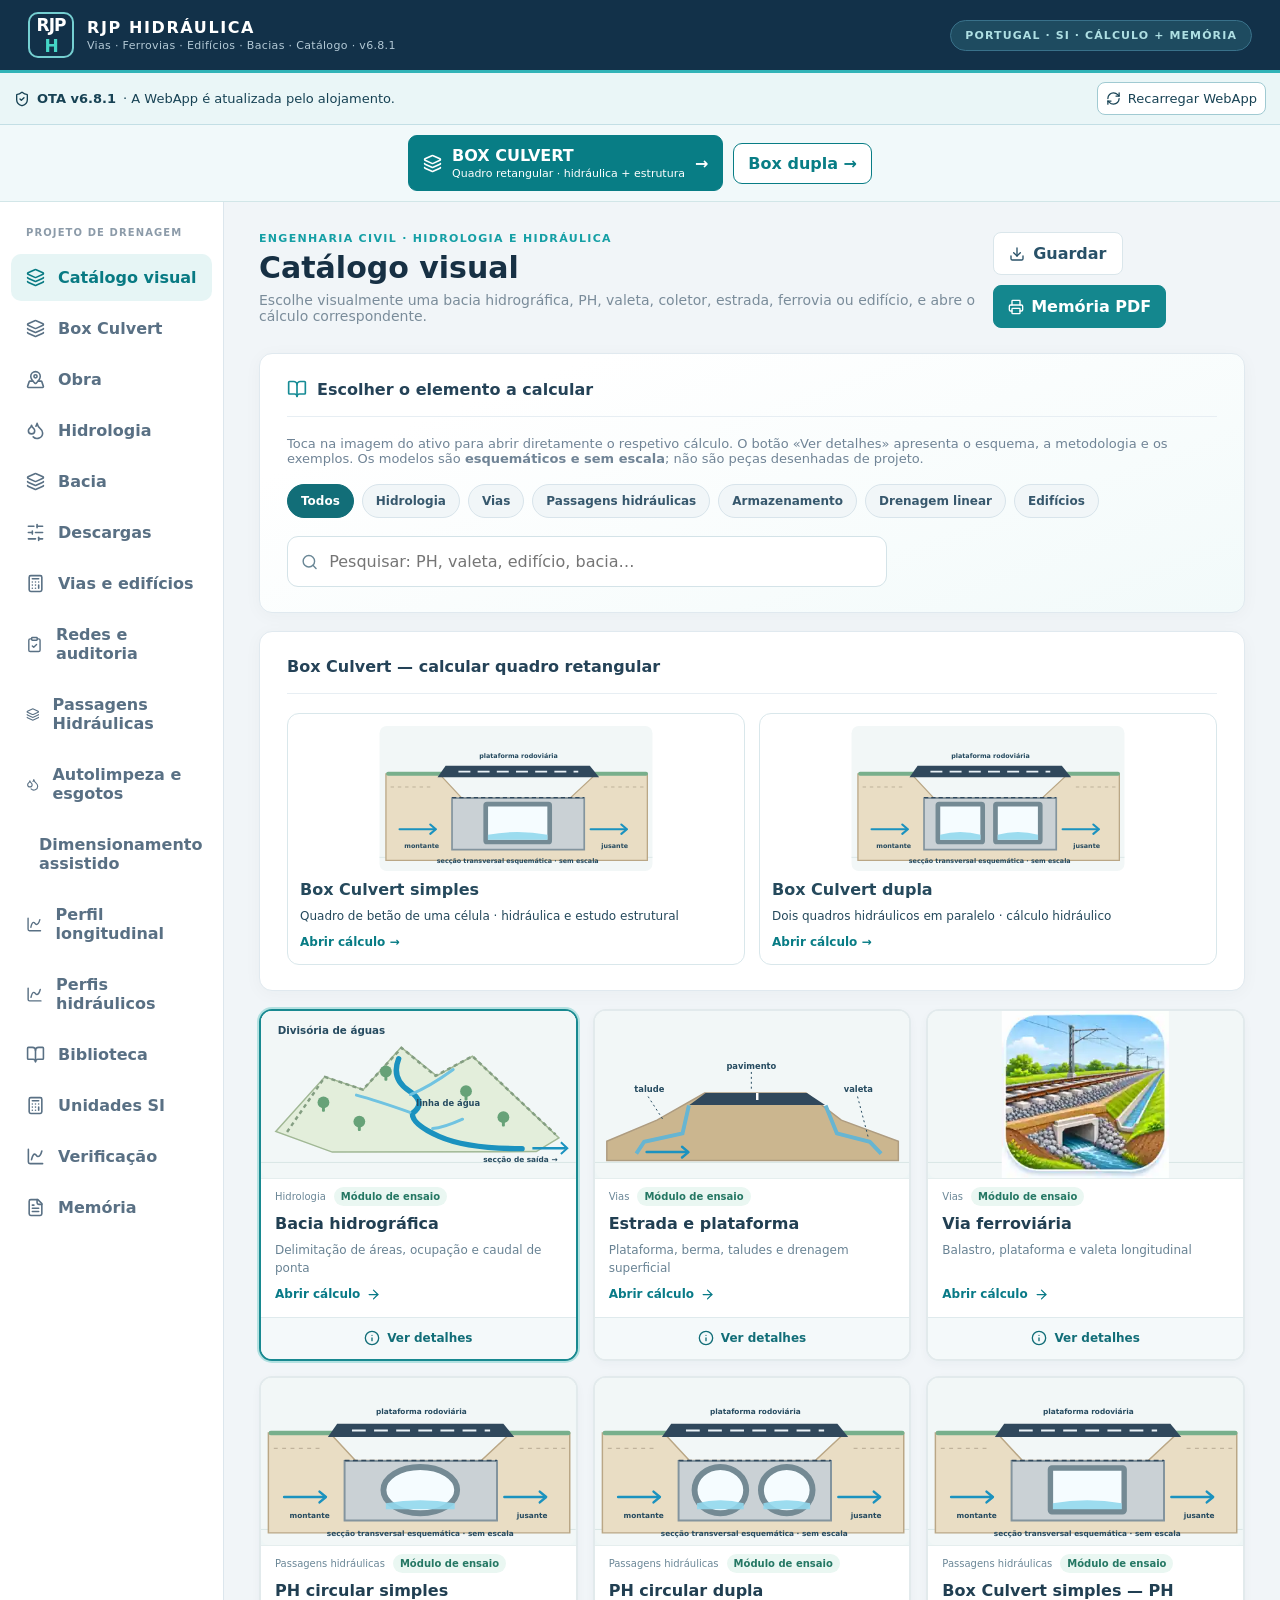
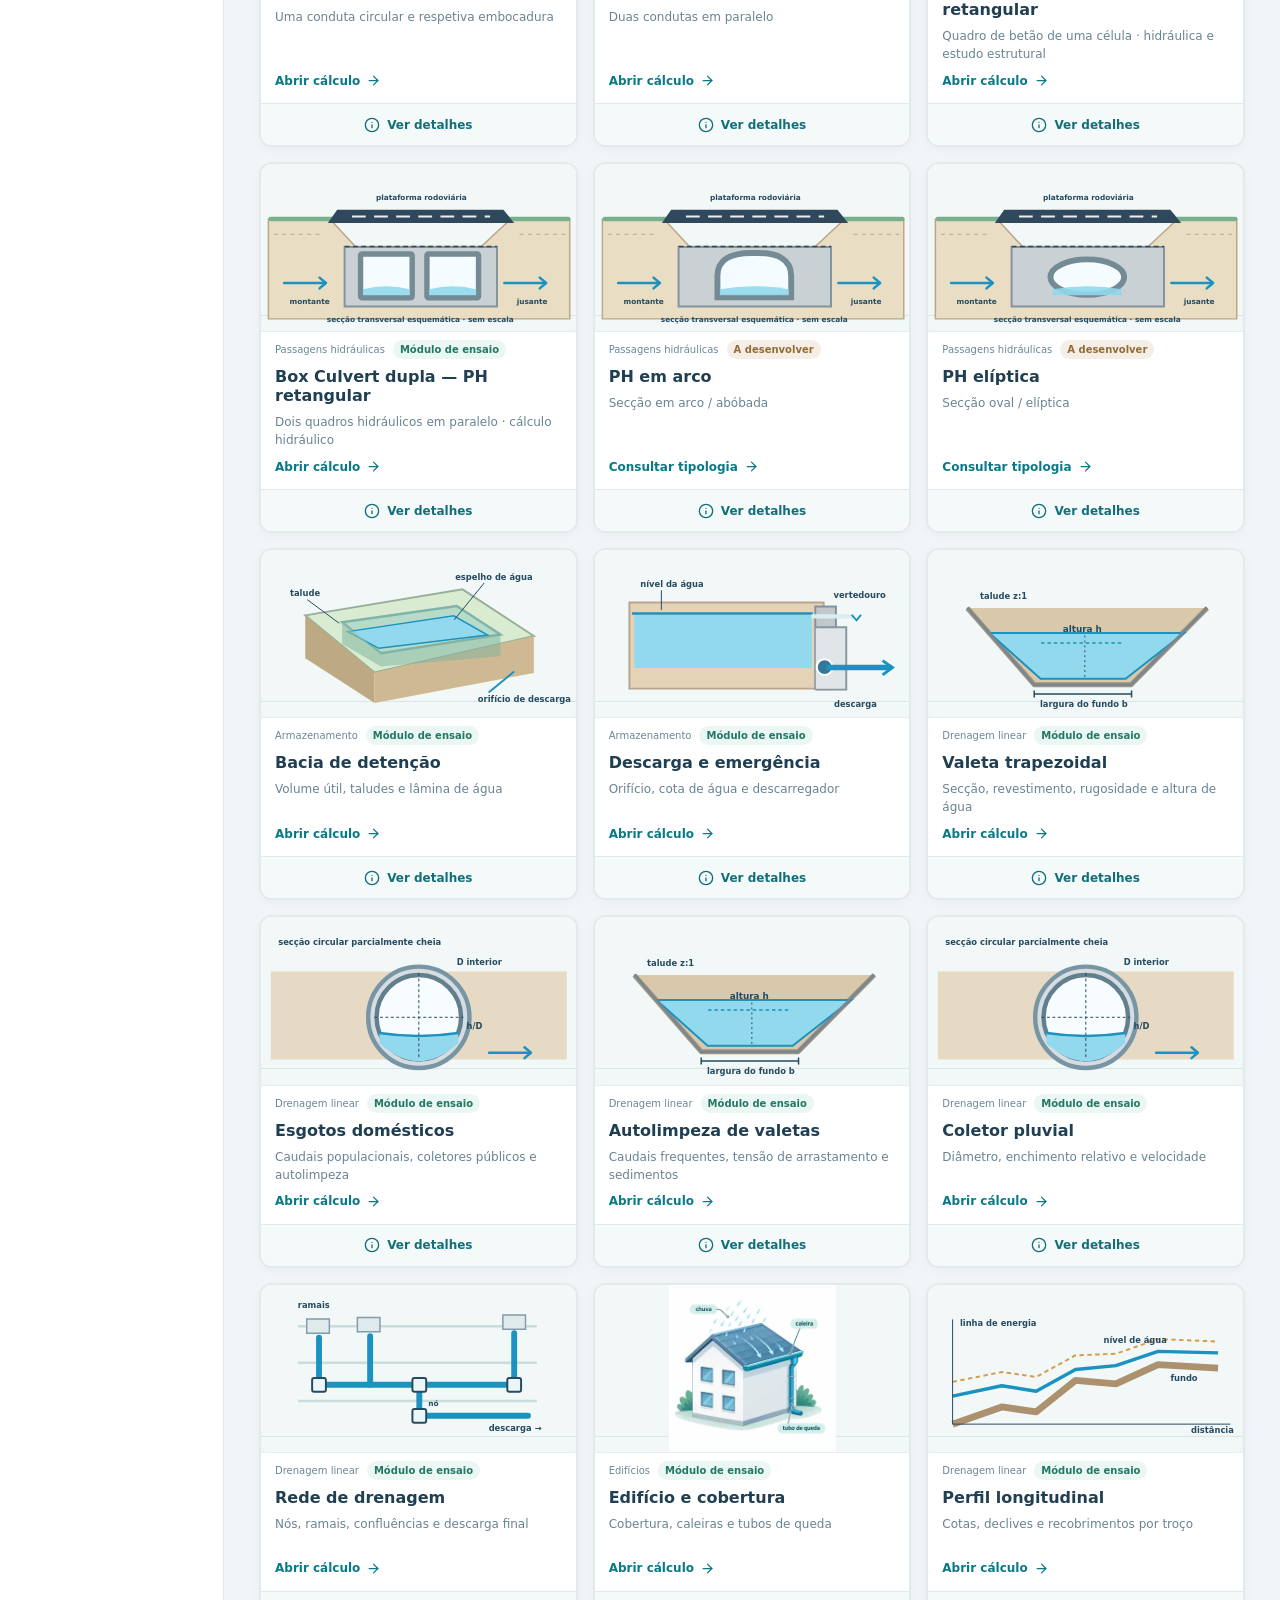
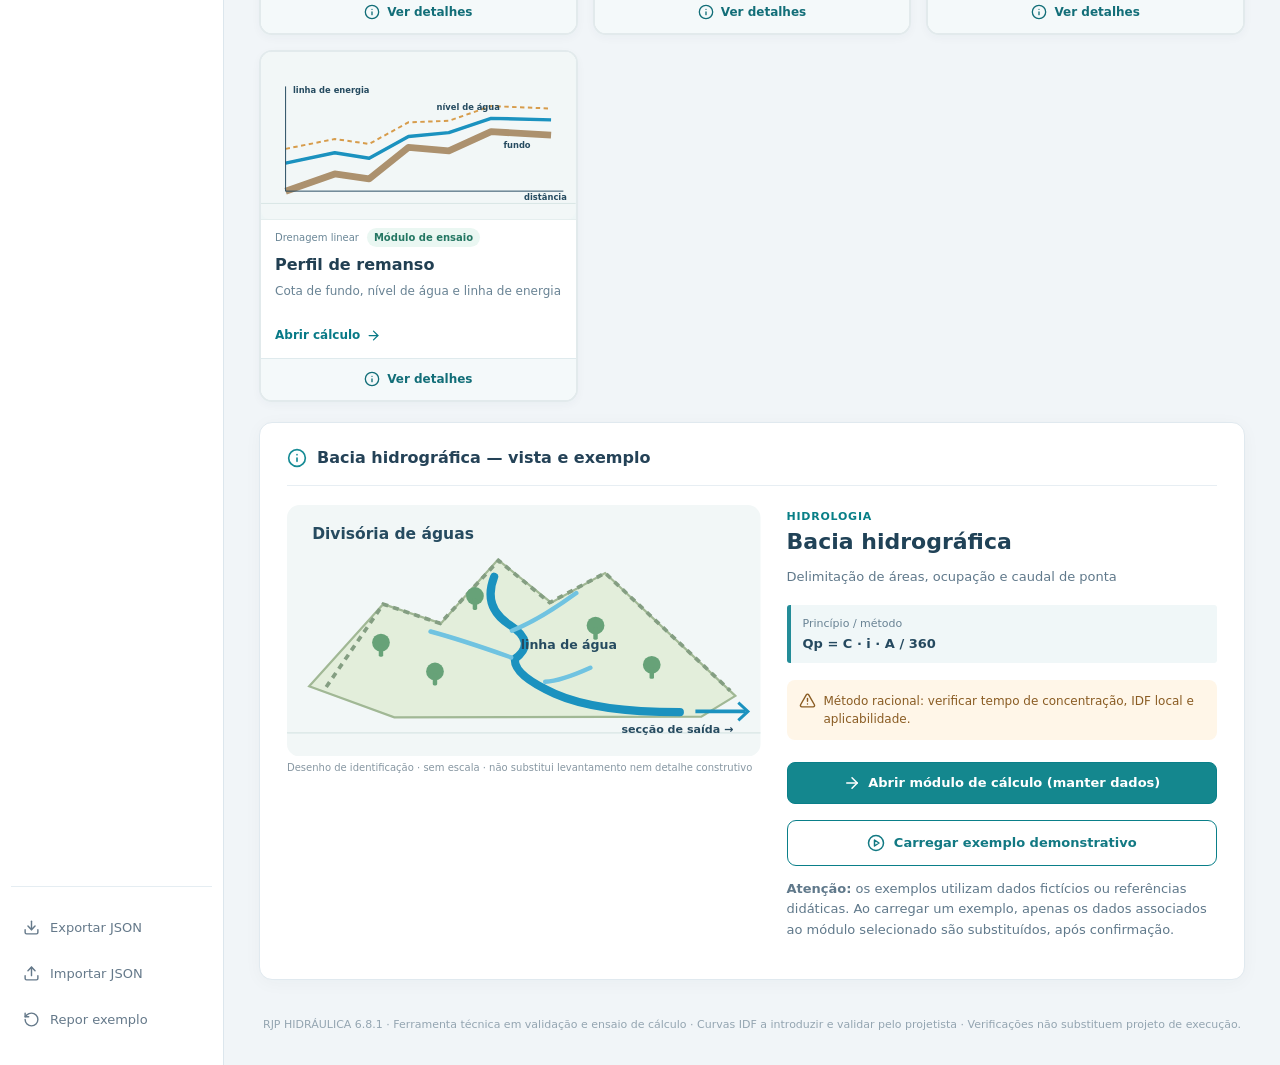
<file: webapp/index.html>
<!doctype html>
<html lang="pt-PT">
<head>
  <meta charset="UTF-8"/>
  <meta name="viewport" content="width=device-width,initial-scale=1.0,viewport-fit=cover"/>
  <meta name="theme-color" content="#123149"/>
  <meta name="application-name" content="RJP Hidráulica"/>
  <meta name="apple-mobile-web-app-title" content="RJP Hidráulica"/>
  <meta name="apple-mobile-web-app-capable" content="yes"/>
  <link rel="icon" href="./icon.webp" type="image/webp"/>
  <link rel="apple-touch-icon" href="./icon.webp"/>
  <link rel="manifest" href="./manifest.webmanifest"/>
  <title>RJP Hidráulica | Catálogo Visual de Engenharia</title>
  <script type="module" crossorigin src="./assets/index-DlIwCAZD.js"></script>
  <link rel="stylesheet" crossorigin href="./assets/index-D4hlnq1t.css">
</head>
<body>
  <div id="root"></div>
</body>
</html>
</file>
<file: webapp/assets/index-D4hlnq1t.css>
:root{font-family:Inter,system-ui,-apple-system,Segoe UI,Arial,sans-serif;background:#f1f5f8;color:#173044;font-synthesis:none}*{box-sizing:border-box}body{margin:0}button,input,select,textarea{font:inherit}button{cursor:pointer}button:focus-visible,input:focus-visible,select:focus-visible,textarea:focus-visible{outline:3px solid #7dd6dc;outline-offset:2px}.app{min-height:100vh}.topbar{background:#123149;color:#fff;min-height:73px;display:flex;align-items:center;padding:11px 28px;gap:13px;border-bottom:3px solid #31b3b7}.logo{width:46px;height:46px;border:2px solid #75cfd1;border-radius:10px;display:grid;place-items:center;font-size:17px;font-weight:900;letter-spacing:-1px}.logo span{color:#45d5c6}.topname{display:flex;flex-direction:column;gap:2px;letter-spacing:.1em}.topname small{font-size:11px;font-weight:500;letter-spacing:.03em;color:#b3c9d6}.topchip{margin-left:auto;background:#1e4b60;border:1px solid #39718a;color:#aedfe3;border-radius:24px;padding:8px 14px;font-size:11px;font-weight:800;letter-spacing:.1em}.layout{display:flex;min-height:calc(100vh - 73px)}.sidebar{background:#fff;width:224px;flex:0 0 224px;border-right:1px solid #dce6ed;padding:25px 11px;display:flex;flex-direction:column;gap:4px}.navtitle{font-size:10px;font-weight:900;color:#8c9ba9;letter-spacing:.11em;padding:0 15px 12px}.navbutton{width:100%;background:transparent;border:0;color:#597084;display:flex;align-items:center;gap:13px;text-align:left;padding:14px 15px;font-weight:650;border-radius:9px}.navbutton.active{background:#e6f5f5;color:#087a83}.navbutton:hover,.sidebottom button:hover{background:#eef6f8}.sidebottom{border-top:1px solid #e5edf2;margin-top:auto;padding-top:20px;display:grid;gap:5px}.sidebottom button{display:flex;align-items:center;gap:10px;border:0;background:transparent;color:#65798a;padding:12px;font-size:13px;text-align:left;border-radius:8px}.main{flex:1;min-width:0;max-width:1450px;padding:30px 35px 24px}.intro{display:flex;align-items:flex-start;justify-content:space-between;gap:18px;margin-bottom:25px}.eyebrow{color:#159fa5;font-size:11px;letter-spacing:.12em;font-weight:900}.intro h1{font-size:30px;margin:5px 0 7px;color:#173044}.intro p{color:#7a8c9a;margin:0;font-size:14px}.actions{display:flex;gap:10px;align-items:center;flex-wrap:wrap}.actions button,.footcard button{display:inline-flex;align-items:center;justify-content:center;gap:8px;border:1px solid #dae6eb;background:#fff;padding:11px 15px;border-radius:8px;font-weight:750;color:#285168;white-space:nowrap}.actions button.primary,.footcard button.primary,.primary{background:#14878e;color:#fff;border:1px solid #14878e}.panel{background:#fff;border:1px solid #e0e9ef;box-shadow:0 3px 18px #17304409;border-radius:13px;padding:25px 27px;margin-bottom:18px}.sectiontitle{display:flex;align-items:center;gap:10px;border-bottom:1px solid #e7eef3;padding-bottom:17px;margin-bottom:19px;color:#168b95}.sectiontitle h2{font-size:16px;color:#244257;margin:0}.fieldgrid{display:grid;grid-template-columns:repeat(2,minmax(0,1fr));gap:19px 22px}.field{display:flex;flex-direction:column;gap:7px;min-width:0}.field.wide{grid-column:1/-1}.field span{font-size:12px;color:#556b7d;font-weight:750}.field input,.field select,.field textarea{background:#f8fafc;border:1px solid #d6e2e9;border-radius:7px;padding:11px;color:#19384b;width:100%;min-height:45px}.field input:focus,.field select:focus{background:#fff;border-color:#3caeb4}.notice{display:flex;gap:11px;background:#edf8fa;color:#416779;border:1px solid #d6ecef;padding:15px 17px;border-radius:8px;font-size:13px;line-height:1.6;margin:18px 0}.notice svg{flex:0 0 auto;color:#168b95}.notice.warn{background:#fff7e8;border-color:#f4d9a7;color:#744e24}.metrics{display:grid;grid-template-columns:repeat(3,minmax(0,1fr));gap:13px}.metric{border:1px solid #e1eaee;border-radius:10px;padding:17px;background:#fafcfd;display:flex;flex-direction:column;gap:9px}.metric span{color:#718695;font-size:12px;font-weight:650}.metric b{font-size:23px;color:#1d475c;overflow-wrap:anywhere}.metric small{color:#8a9ba7}.metric b.danger,.danger{color:#b45309!important}.metric b.success,.success{color:#0f9675!important}.formula{font-family:ui-monospace,SFMono-Regular,Consolas,monospace;padding:16px;background:#f3f8fb;border-radius:8px;color:#356279;white-space:normal;line-height:1.5}.muted{font-size:13px;color:#708496}.status{display:flex;align-items:center;gap:12px;background:#eef8f5;border-radius:8px;margin-top:17px;padding:14px;color:#277b66;font-size:13px;font-weight:700}.issues{color:#9a6419;font-size:13px;line-height:1.8}.chart{padding:14px 0 18px;margin:0 0 20px;border-bottom:1px solid #e7edf1}.chart strong{font-size:14px;display:block;margin:0 0 12px}.chart svg{width:100%;max-height:310px}.chart small{font-size:12px;color:#7c8d9b}.legend{display:flex;gap:24px;color:#718594;font-size:12px}.legend span{display:flex;align-items:center;gap:7px}.legend i{width:19px;height:4px;border-radius:5px}.footcard{display:flex;align-items:center;justify-content:space-between;gap:16px;background:#dff2f1;border:1px solid #cbeae9;border-radius:12px;padding:18px 22px}.footcard b{color:#175c62}.footcard p{margin:5px 0 0;color:#628086;font-size:12px}footer{font-size:11px;color:#94a5b1;text-align:center;margin-top:38px;padding-bottom:10px}.paper{max-width:900px;margin:0 auto;background:#fff;border:1px solid #e4e9ed;padding:36px 44px;border-radius:11px;box-shadow:0 2px 14px #1231490b;font-size:13px;line-height:1.65}.paper h2{font-size:23px;margin:0 0 4px}.paper h3{color:#176d78;border-bottom:1px solid #dce7eb;margin:26px 0 9px;font-size:15px}.paper p{margin:8px 0;color:#385064;text-align:justify}.reporthead{display:flex;gap:18px;align-items:center;border-bottom:3px solid #1e9ca4;padding-bottom:21px}.reporthead p{margin:0;color:#8ba0aa}.brandmark{background:#123149;color:#fff;padding:16px;border-radius:9px;font-weight:950;font-size:19px}.rmeta{background:#f4f8fa;padding:15px;margin-top:18px;border-radius:8px;line-height:1.9}.paper table{width:100%;border-collapse:collapse;margin:12px 0}.paper th,.paper td{border:1px solid #e0e8ed;padding:8px 11px;text-align:left;vertical-align:top}.paper th{background:#f4f7f9;font-weight:650;width:52%}.disclaimer{border-top:1px solid #ccdbe3;color:#78909e;font-size:11px;padding-top:14px;margin-top:23px}@media(max-width:950px){.main{padding:22px 20px}.sidebar{width:190px;flex-basis:190px}.metrics{grid-template-columns:repeat(2,minmax(0,1fr))}.intro{flex-wrap:wrap}}@media(max-width:650px){.topbar{padding:10px 14px}.topchip{display:none}.layout{display:block}.sidebar{position:sticky;top:0;z-index:4;display:flex;flex-direction:row;overflow-x:auto;width:100%;padding:7px;background:#fff;box-shadow:0 3px 8px #12314912}.navtitle,.sidebottom{display:none}.navbutton{width:auto;min-width:90px;padding:10px 9px;flex:0 0 auto;flex-direction:column;gap:4px;font-size:11px;text-align:center}.main{padding:19px 13px}.intro h1{font-size:25px}.intro .actions{width:100%}.intro .actions button{flex:1}.panel{padding:17px 15px}.fieldgrid,.metrics{grid-template-columns:1fr}.paper{padding:18px 15px}.reporthead{align-items:flex-start}.footcard{flex-direction:column;align-items:stretch}}@media print{@page{size:A4;margin:17mm 15mm}body{background:#fff!important}.topbar,.sidebar,.intro,.notice,.footcard,footer,.panel,.actions{display:none!important}.layout{display:block}.main{padding:0;max-width:none}.paper{box-shadow:none;border:none;padding:0;max-width:none;font-size:10pt;line-height:1.45}.paper h3{break-after:avoid}.paper table,.paper p{break-inside:avoid}.reporthead h2{font-size:17pt}.rmeta{background:#f4f8fa!important;print-color-adjust:exact;-webkit-print-color-adjust:exact}}.tablewrap{overflow:auto;width:100%;margin:14px 0}.datatable{border-collapse:collapse;width:100%;font-size:12px}.datatable th,.datatable td{border:1px solid #dae5eb;padding:9px 10px;text-align:left;white-space:nowrap}.datatable th{background:#eef4f7;color:#2b5064}.datatable tbody tr:nth-child(2n){background:#f9fbfd}.equation{margin:10px 0;padding:8px 0;border-bottom:1px solid #e8eef1}.equation b{color:#214c60}.equation .formula{font-size:11px;margin:7px 0;padding:12px;overflow-wrap:anywhere}.paper .datatable th,.paper .datatable td{white-space:normal}.paper .datatable th{background:#edf2f5}.paper .tablewrap{break-inside:auto}.paper tr{break-inside:avoid}.proposal{margin-top:16px;border:1px solid #b6e1df;background:#eff9f8;border-radius:9px;padding:18px;color:#235d63}.proposal p{line-height:1.55}.proposal button,.bigaction{padding:11px 16px;border-radius:8px;display:inline-flex;gap:8px;align-items:center;border:0;font-weight:750}.status.warning{background:#fff7e9;color:#9a651b}.paper .formula,.paper .datatable{font-size:11px}button.primary{border-radius:8px;display:inline-flex;align-items:center;justify-content:center;gap:7px;padding:11px 14px}.navbutton{border-radius:10px}@media(max-width:650px){.topname strong{font-size:13px}.topname small{font-size:10px}.paper{font-size:12px}.paper .datatable,.equation .formula{font-size:10px}.metrics{grid-template-columns:repeat(2,minmax(0,1fr))}.metric{padding:12px}.metric b{font-size:19px}}@media print{.paper{font-size:9.5pt}.paper .datatable{font-size:8.5pt}.paper .formula{color:#000;background:#f0f4f6}.paper .equation{break-inside:avoid}.paper .tablewrap{overflow:visible}.paper tr{break-inside:avoid}.paper .datatable th,.paper .datatable td{white-space:normal}}.toolnav{display:flex;flex-wrap:wrap;gap:8px;margin:18px 0 22px}.toolnav button{background:#eef4f7;border:1px solid #d7e4eb;border-radius:8px;padding:10px 13px;font-weight:700;color:#496376}.toolnav button.chosen{background:#126e78;border-color:#126e78;color:#fff}.editable input{min-width:76px;max-width:150px;width:100%;padding:8px;border:1px solid #d4e2e9;border-radius:6px}.editable input[type=text]{min-width:110px}.smallbutton{border:1px solid #cfdee5;background:#fff;color:#225163;border-radius:7px;padding:8px 11px;white-space:nowrap;margin-top:7px}.formulae .formula{margin:9px 0;font-size:12px}.paper+.paper{margin-top:30px}@media print{.paper+.paper{break-before:page;margin:0}.toolnav{display:none}}.auditchecks{display:grid;grid-template-columns:repeat(2,minmax(0,1fr));gap:8px;margin-top:12px}.auditcheck{border:1px solid #dde6eb;border-radius:8px;display:flex;align-items:center;gap:8px;padding:10px;font-size:12px}.auditcheck b{display:grid;place-items:center;width:22px;height:22px;background:#e9eef2;border-radius:50%}.auditcheck strong{margin-left:auto;font-size:11px}.auditcheck.pass strong{color:#0f8a65}.auditcheck.fail strong{color:#9b5916}@media(max-width:650px){.auditchecks{grid-template-columns:1fr}}@media print{.auditchecks{grid-template-columns:1fr}}.library-list{display:grid;grid-template-columns:repeat(2,minmax(0,1fr));gap:8px;max-height:440px;overflow:auto;margin-top:14px}.library-select{padding:12px;text-align:left;border:1px solid #dfe7ec;background:#f9fbfc;border-radius:9px;color:#294c60;display:grid;gap:5px;cursor:pointer}.library-select b{font-size:12px}.library-select span{font-size:10px;color:#73889a}.library-select.on{border-color:#138d96;background:#edf9f9}.library-data{display:grid;grid-template-columns:repeat(2,minmax(0,1fr));gap:8px}.library-data>div{background:#f7fafc;border:1px solid #e2ebef;border-radius:8px;padding:10px;display:flex;flex-direction:column;gap:6px;min-width:0}.library-data span{font-size:10px;color:#6b7f8d;overflow-wrap:anywhere}.library-data b{font-size:13px;color:#285268;overflow-wrap:anywhere}.library-link{display:inline-block;padding:10px 14px;border:1px solid #badbde;border-radius:7px;color:#0b7881;text-decoration:none;font-weight:700}.library-select:hover{background:#ecf5f7}@media(max-width:700px){.library-list,.library-data{grid-template-columns:1fr}}.gallery-header{background:linear-gradient(160deg,#fff 20%,#f2fafa)}.gallery-filters{display:flex;gap:8px;flex-wrap:wrap;margin:18px 0}.gallery-filters button{padding:9px 13px;background:#f1f6f8;color:#37586d;border:1px solid #d8e4eb;border-radius:22px;font-weight:750;cursor:pointer;font-size:12px}.gallery-filters button.chosen{background:#126e78;color:#fff;border-color:#126e78}.gallery-search{display:flex;align-items:center;gap:9px;max-width:600px;padding:6px 13px;border-radius:11px;border:1px solid #d4e3e8;background:#fff;color:#6a8796}.gallery-search input{font:inherit;width:100%;border:none;outline:none;min-height:37px;color:#244257}.asset-grid{display:grid;grid-template-columns:repeat(3,minmax(0,1fr));gap:15px;margin:0 0 20px}.asset-card{min-width:0;padding:0;border-radius:13px;background:#fff;text-align:left;border:2px solid #e2eaec;display:flex;flex-direction:column;gap:0;overflow:hidden;box-shadow:0 3px 10px #24425709;color:#233f52;transition:transform .15s ease,border-color .15s ease,box-shadow .15s ease}.asset-card:hover{border-color:#89c9c9;transform:translateY(-2px);box-shadow:0 8px 24px #24425714}.asset-card.selected{border-color:#188990;box-shadow:0 0 0 2px #b3e1e1}.asset-picture{background:#eef6f6;width:100%;overflow:hidden;border-bottom:1px solid #e5eeee}.asset-sketch{width:100%;height:auto;display:block;max-height:340px}.asset-sketch.small{aspect-ratio:640/340;object-fit:cover}.asset-card-meta,.asset-card-shortcut>strong,.asset-description,.asset-more{margin-left:14px;margin-right:14px}.asset-card-meta{display:flex;align-items:center;justify-content:space-between;gap:8px;font-size:10px;color:#6b8797}.asset-state{font-size:10px;font-weight:700;background:#eaf7f2;color:#247763;padding:4px 7px;border-radius:20px;white-space:nowrap}.asset-state.future{background:#f4eee6;color:#926c34}.asset-card-shortcut>strong{font-size:16px;color:#213f52}.asset-description{color:#698394;font-size:12px;line-height:1.5;min-height:38px}.asset-more{color:#087a87;display:flex;align-items:center;gap:6px;font-size:12px;font-weight:800;margin-top:auto}.asset-detail-grid{display:grid;grid-template-columns:1.1fr 1fr;gap:26px;align-items:start}.asset-detail-grid>div>small{font-size:10px;color:#8797a2}.asset-detail-body h3{font-size:22px;margin:5px 0 9px;color:#204257}.asset-detail-body p{line-height:1.6;color:#60798b;font-size:13px}.asset-family{font-size:11px;color:#087f87;font-weight:850;text-transform:uppercase;letter-spacing:.07em}.asset-formula{border-left:4px solid #238c98;background:#f0f7f8;border-radius:3px;padding:12px;margin:17px 0;display:flex;flex-direction:column;gap:6px}.asset-formula span{font-size:11px;color:#698394}.asset-formula strong{font-size:13px;color:#25495f;overflow-wrap:anywhere}.asset-limits{display:flex;align-items:start;gap:8px;color:#8a5c23;background:#fff6e8;padding:12px;border-radius:8px;margin:14px 0;font-size:12px;line-height:1.5}.asset-limits svg{flex-shrink:0}.gallery-action{width:100%;margin:8px 0;padding:13px 12px;border-radius:9px;border:1px solid #0a7f89;display:flex;justify-content:center;align-items:center;gap:9px;font-size:13px;font-weight:800;cursor:pointer}.gallery-action.outline{background:#fff;color:#127983}.asset-unavailable{display:flex;gap:10px;padding:16px;background:#f3f6f7;color:#566e7c;line-height:1.6;font-size:13px;border-radius:9px}.module-sketch{display:flex;align-items:center;gap:26px;background:#f8fbfc;padding:17px 23px}.module-sketch-text{flex:1;min-width:0}.module-sketch-text strong{font-size:18px;color:#25495c}.module-sketch-text p{font-size:12px;color:#6b8798;line-height:1.6}.module-sketch .asset-sketch{width:53%;max-height:245px;border:1px solid #dcebea;border-radius:11px}.example-banner{display:flex;gap:11px;align-items:center;background:#fff2d6;color:#7b531c;border:1px solid #efd29a;border-radius:10px;margin:0 0 15px;padding:13px;font-size:12px}.example-banner svg{flex:0 0 auto}.example-banner button{margin-left:auto;background:transparent;border:1px solid #d5b47f;border-radius:6px;padding:6px;font-size:11px;color:#7b531c;cursor:pointer}@media(max-width:1160px){.asset-grid{grid-template-columns:repeat(2,minmax(0,1fr))}}@media(max-width:760px){.asset-grid{grid-template-columns:repeat(2,minmax(0,1fr));gap:8px}.asset-card-shortcut>strong{font-size:13px}.asset-card-meta{flex-direction:column;align-items:start}.asset-description{font-size:11px;min-height:45px}.asset-card-meta,.asset-card-shortcut>strong,.asset-description,.asset-more{margin-left:9px;margin-right:9px}.asset-detail-grid{grid-template-columns:1fr;gap:16px}.module-sketch{flex-direction:column;align-items:stretch}.module-sketch .asset-sketch{width:100%}.example-banner{align-items:start;flex-wrap:wrap}}@media(max-width:380px){.asset-grid{grid-template-columns:1fr}}@media print{.asset-grid,.asset-detail,.gallery-header,.module-sketch,.example-banner{display:none!important}}.report-asset{max-width:570px;margin:18px auto;text-align:center;break-inside:avoid}.report-asset .asset-sketch{border:1px solid #dce6e9;border-radius:8px}.report-asset figcaption{font-size:10px;color:#748a97;margin-top:6px}@media print{.report-asset{max-width:145mm;margin:8mm auto;page-break-inside:avoid}}.asset-card-shortcut{appearance:none;border:0;background:transparent;color:inherit;font:inherit;text-align:left;cursor:pointer;display:flex;flex:1;flex-direction:column;gap:8px;width:100%;padding:0 0 15px}.asset-card-info{appearance:none;display:flex;align-items:center;justify-content:center;gap:7px;width:100%;min-height:42px;padding:10px 12px;background:#f4f9fa;border:0;border-top:1px solid #dfeaed;font:inherit;font-size:12px;font-weight:800;color:#126e78;cursor:pointer}.asset-card-info:hover{background:#e6f3f4}.asset-card-shortcut:focus-visible,.asset-card-info:focus-visible{outline:3px solid #0b8795;outline-offset:-3px}.asset-card-shortcut:hover .asset-more{color:#085d65}.ota-strip{display:flex;align-items:center;justify-content:space-between;gap:10px;padding:9px 14px;background:#eaf6f7;color:#174254;font-size:13px;border-bottom:1px solid #c3dfe5}.ota-strip span,.ota-strip button{display:inline-flex;align-items:center;gap:7px}.ota-strip button{border:1px solid #a0cad2;border-radius:8px;background:#fff;padding:8px;cursor:pointer;white-space:nowrap;color:#174254}.ota-strip button:disabled{opacity:.55}.ota-error{background:#fff0e3}@media(max-width:600px){.ota-strip{flex-wrap:wrap;font-size:12px}.ota-strip button{margin-left:auto}}.infra-links{display:grid;grid-template-columns:repeat(auto-fit,minmax(210px,1fr));gap:14px;margin-top:16px}.infra-link{display:flex;flex-direction:column;align-items:stretch;text-align:left;gap:9px;padding:12px;border:1px solid #d9e7eb;border-radius:12px;background:#fff;color:#25495c;cursor:pointer;font:inherit}.infra-link:hover{border-color:#0a7f89;background:#f4fbfb}.infra-link .asset-sketch{width:100%;height:130px}.infra-link strong{font-size:16px}.infra-link span{font-size:12px;line-height:1.45}.infra-link .infra-open{color:#087c85;font-weight:800;margin-top:auto}.infra-link:focus-visible{outline:3px solid #0b8795}.infra-link .asset-sketch{flex:none}@media(max-width:650px){.infra-links{grid-template-columns:repeat(2,minmax(0,1fr));gap:8px}.infra-link{padding:9px}.infra-link .asset-sketch{height:95px}.infra-link strong{font-size:14px}}@media(max-width:360px){.infra-links{grid-template-columns:1fr}}@media print{.infra-links{display:none}}.quickbar{display:flex;align-items:center;justify-content:center;gap:10px;padding:10px 16px;background:#f1f9fa;border-bottom:1px solid #d2e6e8}.quick-box,.quick-box-secondary{display:flex;align-items:center;justify-content:center;gap:10px;border:1px solid #087d85;border-radius:9px;padding:10px 14px;background:#087d85;color:#fff;font-weight:750}.quick-box span:nth-child(2){display:flex;flex-direction:column;text-align:left;gap:2px}.quick-box small{font-size:11px;font-weight:500}.quick-box-secondary{background:#fff;color:#087d85}.box-feature .infra-links{grid-template-columns:repeat(2,minmax(0,1fr))}.box-feature .infra-link .asset-sketch{height:145px}@media(max-width:650px){.quickbar{padding:8px;gap:7px}.quick-box{flex:1;min-width:0;padding:9px 8px;font-size:12px;gap:6px}.quick-box small{font-size:10px;line-height:1.3}.quick-box-secondary{padding:10px 8px;font-size:12px;white-space:nowrap}.box-feature .infra-link .asset-sketch{height:100px}}@media print{.quickbar,.box-feature{display:none!important}}
</file>
